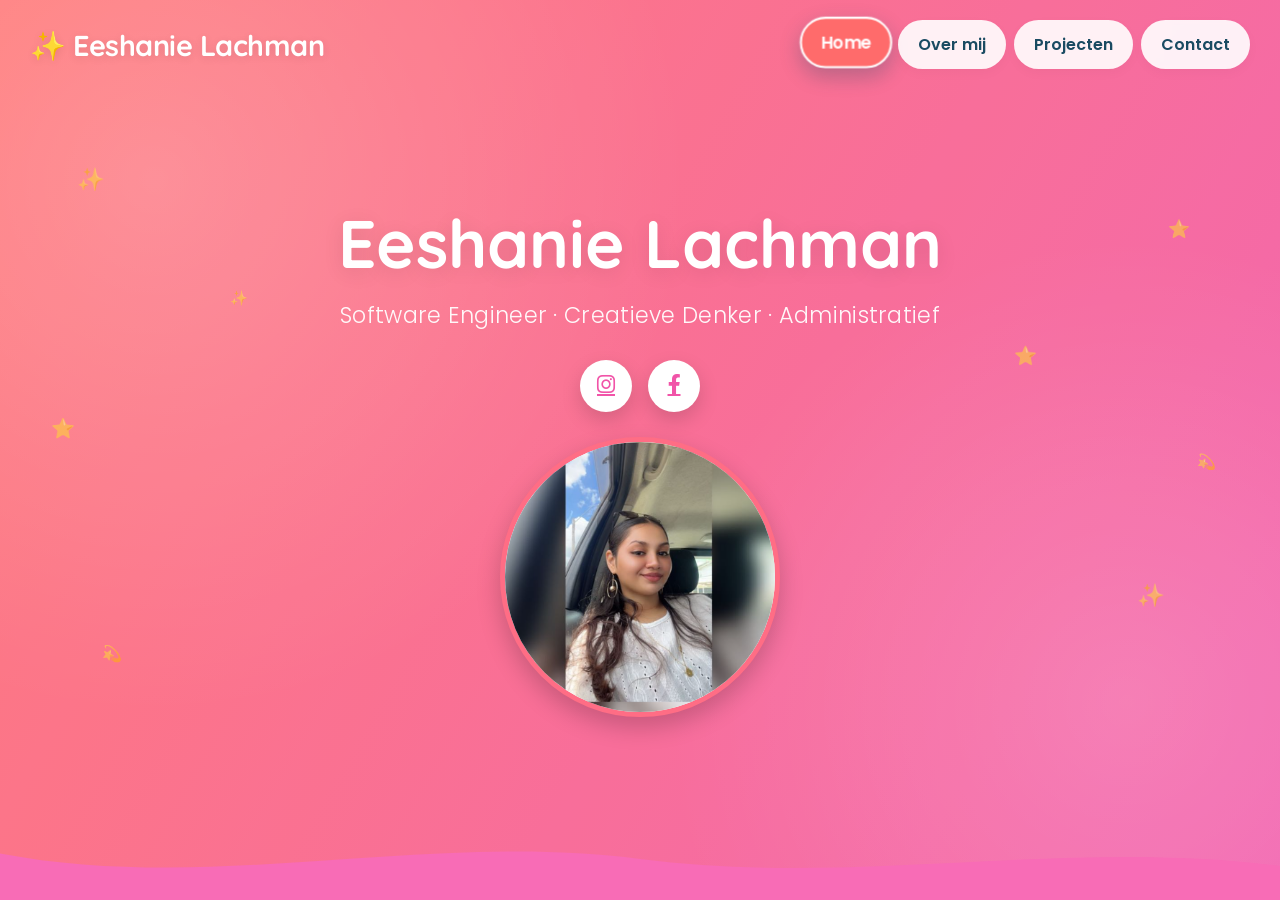
<file: index.html>
<!DOCTYPE html>
<html lang="nl">
<head>
  <meta charset="UTF-8">
  <meta name="viewport" content="width=device-width, initial-scale=1.0">
  <title>Eeshanie Lachman | Software Engineer</title>
  <!-- Font Awesome & Google Fonts -->
  <link rel="stylesheet" href="https://cdnjs.cloudflare.com/ajax/libs/font-awesome/6.0.0-beta3/css/all.min.css">
  <link rel="preconnect" href="https://fonts.googleapis.com">
  <link rel="preconnect" href="https://fonts.gstatic.com" crossorigin>
  <link href="https://fonts.googleapis.com/css2?family=Poppins:wght@300;400;600;700&family=Quicksand:wght@500;600;700&display=swap" rel="stylesheet">

  <link rel="stylesheet" href="css/main.css">
  <link rel="stylesheet" href="css/index.css">

</head>
<body>

  <!-- HEADER - 100vh -->
  <header>
    <div class="top-bar">
      <div class="logo">✨ Eeshanie Lachman</div>
      <nav>
        <a href="#" class="active">Home</a>
        <a href="overmij.html">Over mij</a>
        <a href="work.html">Projecten</a>
        <a href="contact.html">Contact</a>
      </nav>
    </div>

    <span class="floating-deco deco-1" aria-hidden="true">✨</span>
    <span class="floating-deco deco-2" aria-hidden="true">⭐</span>
    <span class="floating-deco deco-3" aria-hidden="true">💫</span>
    <span class="floating-deco deco-4" aria-hidden="true">✨</span>
    <span class="floating-deco deco-5" aria-hidden="true">⭐</span>
    <span class="floating-deco deco-6" aria-hidden="true">💫</span>
    <span class="floating-deco deco-7" aria-hidden="true">✨</span>
    <span class="floating-deco deco-8" aria-hidden="true">⭐</span>

    <h1>Eeshanie Lachman</h1>
    <p class="tagline">Software Engineer · Creatieve Denker · Administratief</p>

    <div class="hero-social">
      <a href="https://www.instagram.com/trichella_lachman/" target="_blank" rel="noopener" class="social-icon" aria-label="Instagram">
        <i class="fa-brands fa-instagram"></i>
      </a>
      <a href="https://www.facebook.com/trichella.lachman" target="_blank" rel="noopener" class="social-icon" aria-label="Facebook">
        <i class="fa-brands fa-facebook-f"></i>
      </a>
    </div>

    <div class="profile-container">
      <img src="img/profile.png" alt="Eeshanie Lachman" class="profile-img">
    </div>

    <svg class="wave-divider" viewBox="0 0 1440 100" preserveAspectRatio="none" aria-hidden="true">
      <path d="M0,32 C240,90 480,0 720,40 C960,80 1200,10 1440,50 L1440,100 L0,100 Z"></path>
    </svg>
  </header>

  </div>

  <script src="js/index.js"></script>

</body>
</html>
</file>
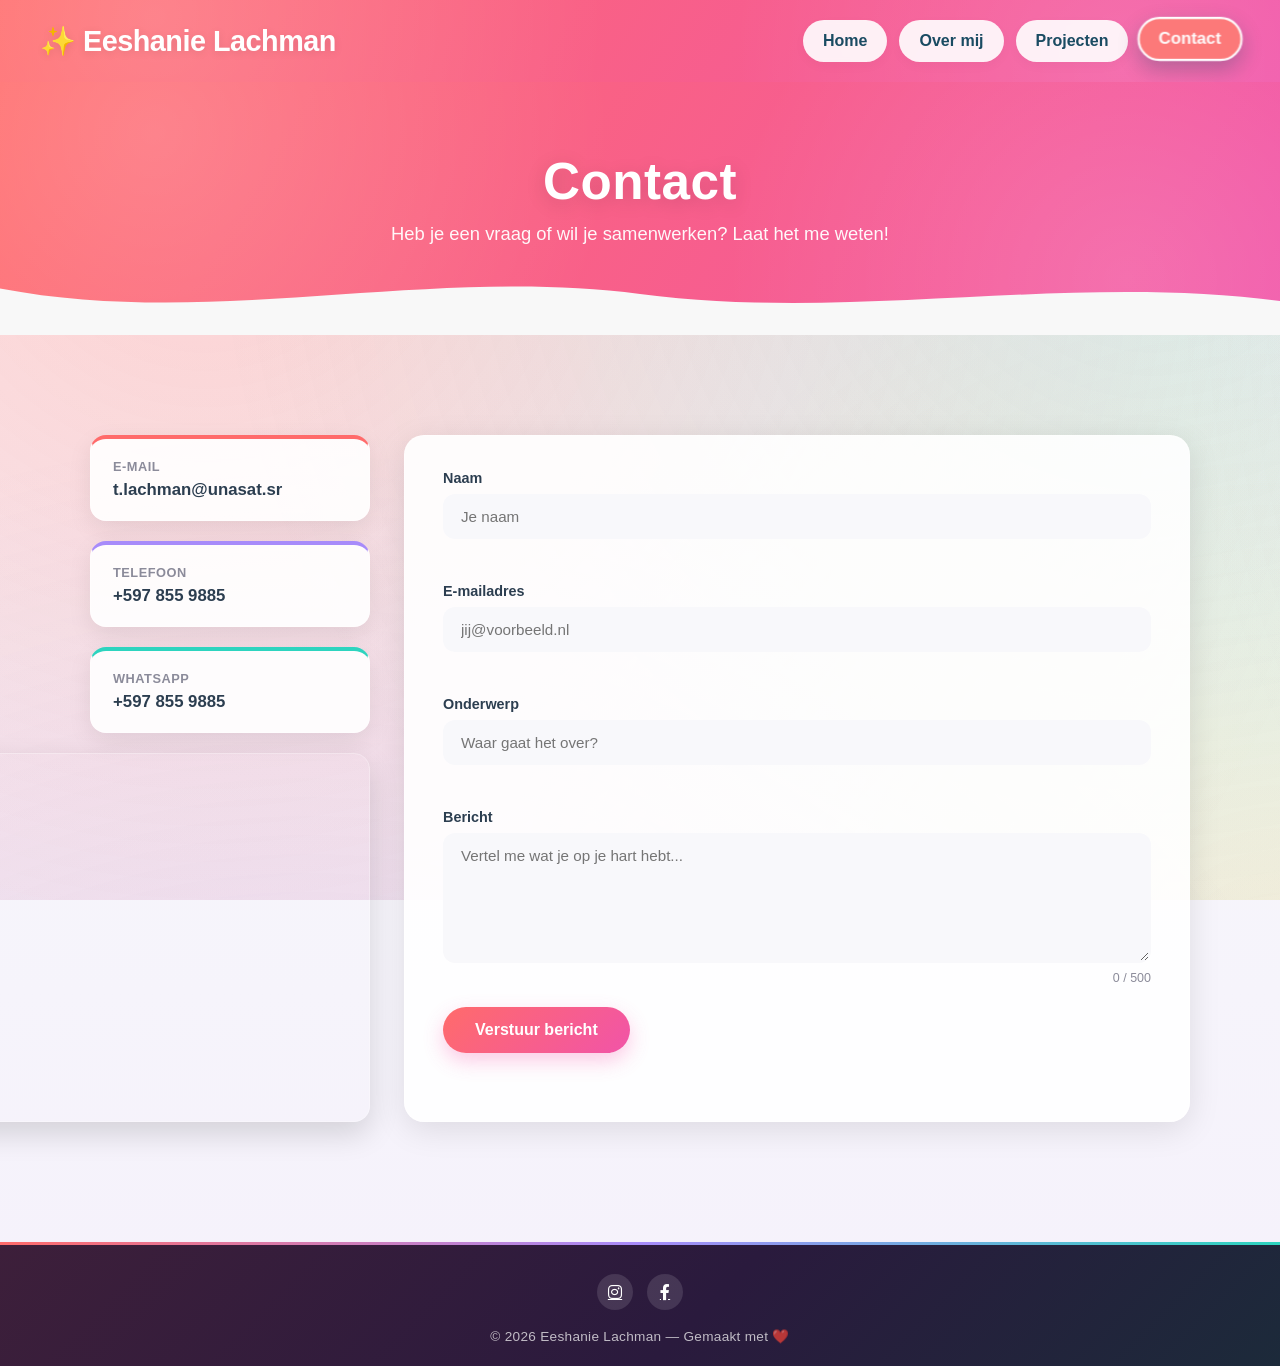
<file: contact.html>
<!DOCTYPE html>
<html lang="nl">
<head>
    <meta charset="UTF-8">
    <meta name="viewport" content="width=device-width, initial-scale=1.0">
    <title>Eeshanie Lachman | Contact</title>

    <link rel="stylesheet" href="https://cdnjs.cloudflare.com/ajax/libs/font-awesome/6.0.0-beta3/css/all.min.css">
    <link rel="stylesheet" href="css/main.css">
    <link rel="stylesheet" href="css/contact.css">
</head>

<body>

<header>
    <div class="top-bar">
        <div class="logo">✨ Eeshanie Lachman</div>

        <nav>
            <a href="index.html" >Home</a>
            <a href="overmij.html">Over mij</a>
            <a href="work.html">Projecten</a>
            <a href="contact.html" class="active">Contact</a>
        </nav>
    </div>
</header>

<div class="page-hero">
    <h1>Contact</h1>
    <p class="page-hero-subtitle">Heb je een vraag of wil je samenwerken? Laat het me weten!</p>
    <svg class="wave-divider" viewBox="0 0 1440 100" preserveAspectRatio="none" aria-hidden="true">
        <path d="M0,32 C240,90 480,0 720,40 C960,80 1200,10 1440,50 L1440,100 L0,100 Z"></path>
    </svg>
</div>

<main>
<div class="container">
    <div class="contact-layout">

        <div class="contact-info">
            <a class="info-card" href="mailto:t.lachman@unasat.sr">
                <span class="info-label">E-mail</span>
                <span class="info-value">t.lachman@unasat.sr</span>
            </a>
            <a class="info-card" href="tel:+5978559885">
                <span class="info-label">Telefoon</span>
                <span class="info-value">+597 855 9885</span>
            </a>
            <a class="info-card" href="https://wa.me/5978559885" target="_blank" rel="noopener">
                <span class="info-label">WhatsApp</span>
                <span class="info-value">+597 855 9885</span>
            </a>

            <div class="contact-map">
                <iframe src="https://www.google.com/maps/embed?pb=!1m14!1m12!1m3!1d1553.9929099719977!2d-55.12490266849813!3d5.810171669597365!2m3!1f0!2f0!3f0!3m2!1i1024!2i768!4f13.1!5e1!3m2!1sen!2s!4v1784076238147!5m2!1sen!2s" allowfullscreen="" loading="lazy" referrerpolicy="strict-origin-when-cross-origin"></iframe>
            </div>
        </div>

        <div class="contact-form-wrap">
            <form class="contact-form" id="contactForm" method="POST" novalidate>
                <div class="form-field">
                    <label for="naam">Naam</label>
                    <input type="text" id="naam" name="naam" placeholder="Je naam">
                    <span class="field-error"></span>
                </div>

                <div class="form-field">
                    <label for="email">E-mailadres</label>
                    <input type="email" id="email" name="email" placeholder="jij@voorbeeld.nl">
                    <span class="field-error"></span>
                </div>

                <div class="form-field">
                    <label for="onderwerp">Onderwerp</label>
                    <input type="text" id="onderwerp" name="onderwerp" placeholder="Waar gaat het over?">
                    <span class="field-error"></span>
                </div>

                <div class="form-field">
                    <label for="bericht">Bericht</label>
                    <textarea id="bericht" name="bericht" rows="6" maxlength="500" placeholder="Vertel me wat je op je hart hebt..."></textarea>
                    <div class="field-meta">
                        <span class="field-error"></span>
                        <span class="char-counter">0 / 500</span>
                    </div>
                </div>

                <button type="submit" class="submit-btn">Verstuur bericht</button>
                <p class="form-error" id="formError"></p>
            </form>

            <div class="form-success" id="formSuccess">
                <h2>Bedankt voor je bericht!</h2>
                <p>Ik neem zo snel mogelijk contact met je op.</p>
                <a href="#" class="reset-link" id="resetForm">Nog een bericht versturen?</a>
            </div>
        </div>

    </div>
</div>
</main>

<footer>
    <div class="footer-social">
        <a href="https://www.instagram.com/trichella_lachman/" target="_blank" rel="noopener" aria-label="Instagram">
            <i class="fa-brands fa-instagram"></i>
        </a>
        <a href="https://www.facebook.com/trichella.lachman" target="_blank" rel="noopener" aria-label="Facebook">
            <i class="fa-brands fa-facebook-f"></i>
        </a>
    </div>
    <p class="footer-copy">© 2026 Eeshanie Lachman — Gemaakt met ❤️</p>
</footer>

<script src="js/index.js"></script>
<script src="js/contact.js"></script>

</body>
</html>
</file>
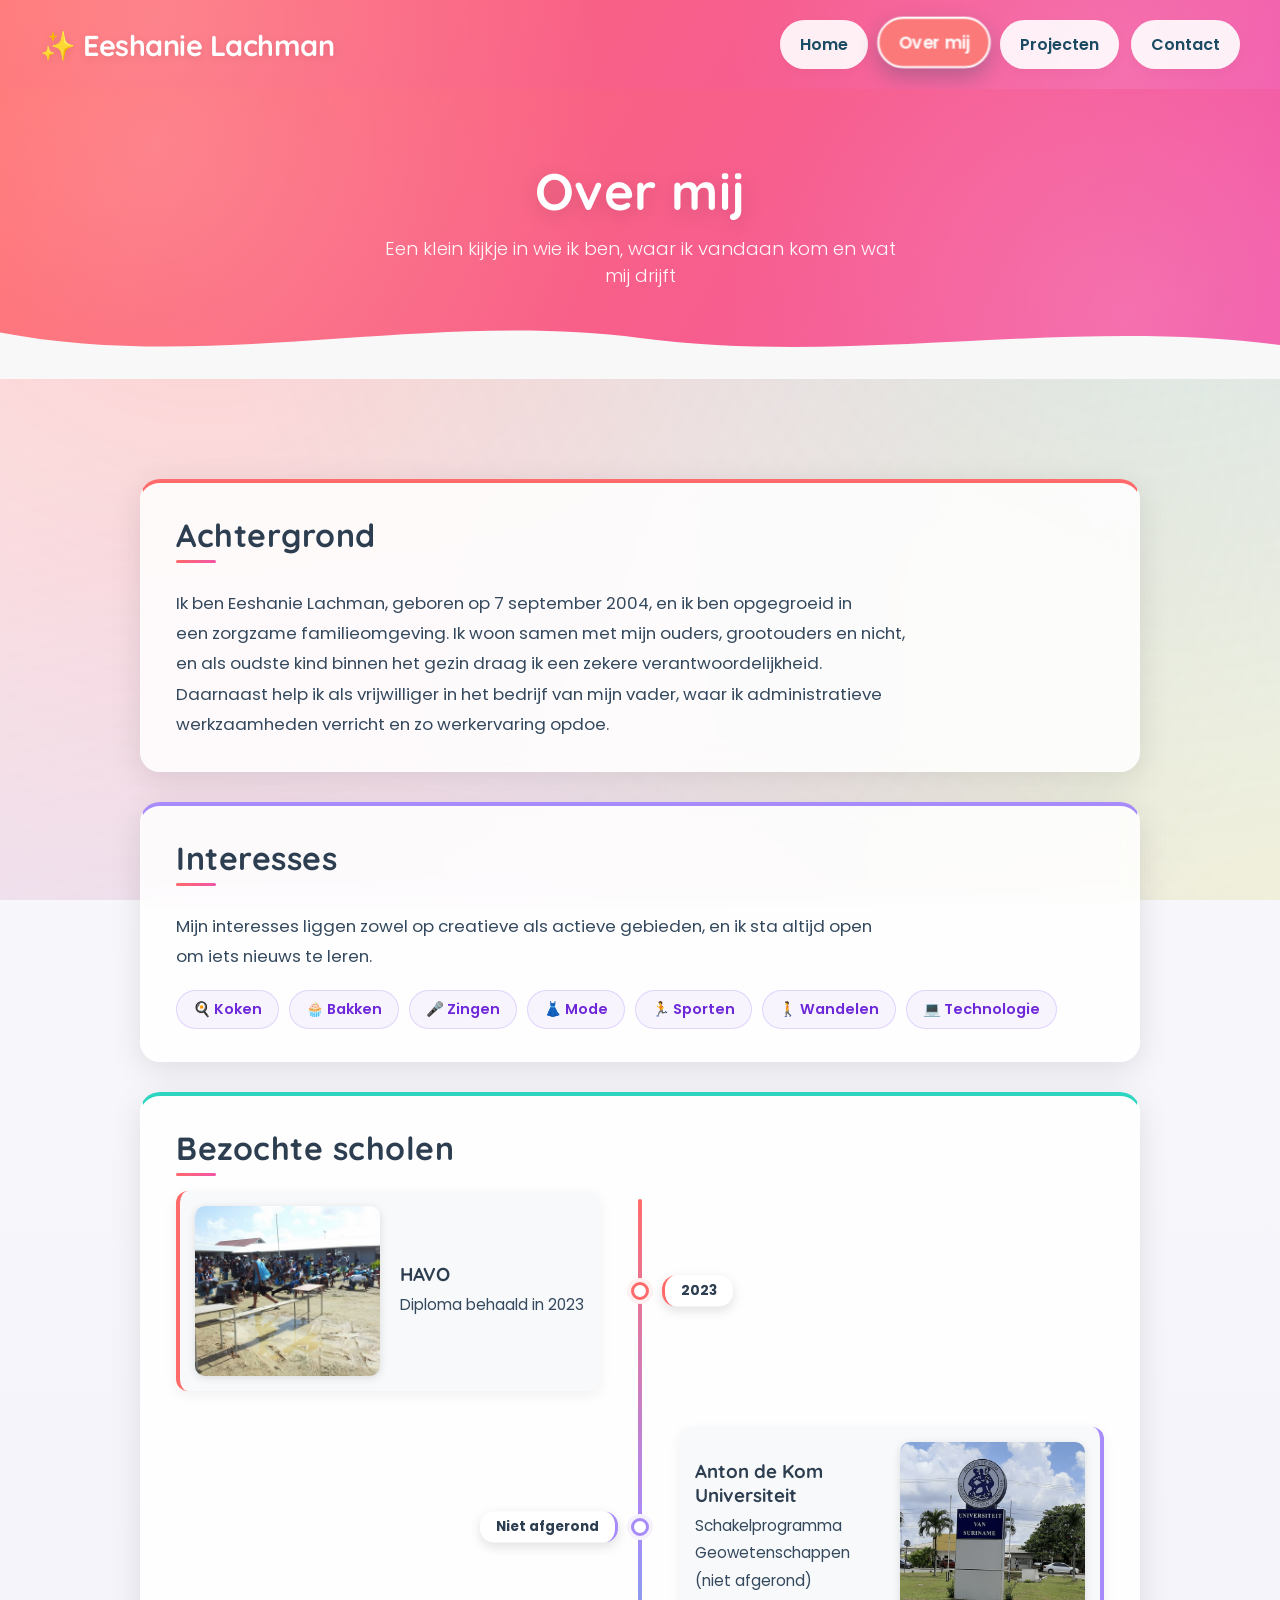
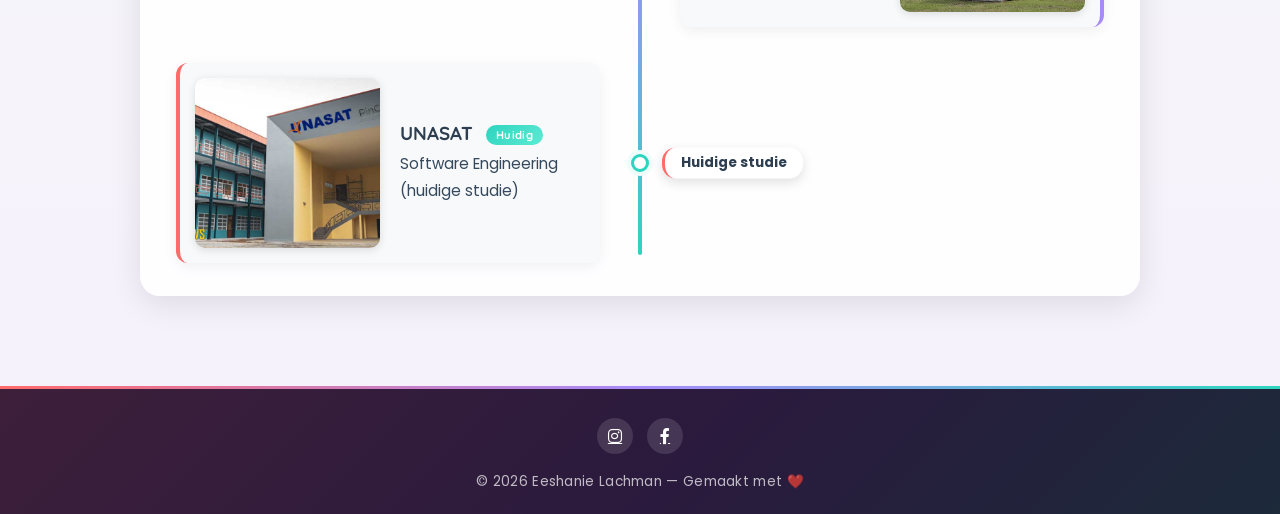
<file: overmij.html>
<!DOCTYPE html>
<html lang="nl">
<head>
    <meta charset="UTF-8">
    <meta name="viewport" content="width=device-width, initial-scale=1.0">
    <title>Eeshanie Lachman | Over mij</title>

    <link rel="stylesheet" href="https://cdnjs.cloudflare.com/ajax/libs/font-awesome/6.0.0-beta3/css/all.min.css">
    <link rel="preconnect" href="https://fonts.googleapis.com">
    <link rel="preconnect" href="https://fonts.gstatic.com" crossorigin>
    <link href="https://fonts.googleapis.com/css2?family=Poppins:wght@300;400;600;700&family=Quicksand:wght@500;600;700&display=swap" rel="stylesheet">

    <link rel="stylesheet" href="css/main.css">
    <link rel="stylesheet" href="css/overmij.css">
</head>

<body>

<header>
    <div class="top-bar">
        <div class="logo">✨ Eeshanie Lachman</div>

        <nav>
            <a href="index.html" >Home</a>
            <a href="overmij.html" class="active">Over mij</a>
            <a href="work.html">Projecten</a>
            <a href="contact.html">Contact</a>
        </nav>
    </div>
</header>

<div class="page-hero">
    <h1>Over mij</h1>
    <p class="page-hero-subtitle">Een klein kijkje in wie ik ben, waar ik vandaan kom en wat mij drijft</p>
    <svg class="wave-divider" viewBox="0 0 1440 100" preserveAspectRatio="none" aria-hidden="true">
        <path d="M0,32 C240,90 480,0 720,40 C960,80 1200,10 1440,50 L1440,100 L0,100 Z"></path>
    </svg>
</div>

<main>
<div class="container">
        <section>
            <h2>Achtergrond</h2>
            <p>Ik ben Eeshanie Lachman, geboren op 7 september 2004, en ik ben opgegroeid in
            een zorgzame familieomgeving. Ik woon samen met mijn ouders, grootouders en nicht,
            en als oudste kind binnen het gezin draag ik een zekere verantwoordelijkheid.
            Daarnaast help ik als vrijwilliger in het bedrijf van mijn vader, waar ik administratieve
            werkzaamheden verricht en zo werkervaring opdoe.</p>
        </section>

        <section>
            <h2>Interesses</h2>
            <p>Mijn interesses liggen zowel op creatieve als actieve gebieden, en ik sta altijd open
            om iets nieuws te leren.</p>
            <div class="interest-tags">
                <span class="tag">🍳 Koken</span>
                <span class="tag">🧁 Bakken</span>
                <span class="tag">🎤 Zingen</span>
                <span class="tag">👗 Mode</span>
                <span class="tag">🏃 Sporten</span>
                <span class="tag">🚶 Wandelen</span>
                <span class="tag">💻 Technologie</span>
            </div>
        </section>

        <section>
            <h2>Bezochte scholen</h2>
          <div class="schools">

    <div class="timeline-item">
        <span class="timeline-marker"></span>
        <div class="school">
            <div class="school-photo"><img src="img/havo.jpg" alt="HAVO"></div>
            <div>
                <h3>HAVO</h3>
                <p>Diploma behaald in 2023</p>
            </div>
        </div>
        <span class="timeline-status">
            <span class="status-short">2023</span>
            <span class="status-full"><strong>HAVO</strong>Diploma behaald in 2023</span>
        </span>
    </div>

    <div class="timeline-item">
        <span class="timeline-marker"></span>
        <div class="school">
            <div class="school-photo"><img src="img/adek.png" alt="Anton de Kom Universiteit"></div>
            <div>
                <h3>Anton de Kom Universiteit</h3>
                <p>Schakelprogramma Geowetenschappen (niet afgerond)</p>
            </div>
        </div>
        <span class="timeline-status">
            <span class="status-short">Niet afgerond</span>
            <span class="status-full"><strong>Anton de Kom Universiteit</strong>Schakelprogramma Geowetenschappen (niet afgerond)</span>
        </span>
    </div>

    <div class="timeline-item timeline-current">
        <span class="timeline-marker"></span>
        <div class="school">
            <div class="school-photo"><img src="img/unasat.jpg" alt="UNASAT"></div>
            <div>
                <h3>UNASAT <span class="badge-current">Huidig</span></h3>
                <p>Software Engineering (huidige studie)</p>
            </div>
        </div>
        <span class="timeline-status">
            <span class="status-short">Huidige studie</span>
            <span class="status-full"><strong>UNASAT</strong>Software Engineering (huidige studie)</span>
        </span>
    </div>

</div>
        </section>
    </div>
</main>

<footer>
    <div class="footer-social">
        <a href="https://www.instagram.com/trichella_lachman/" target="_blank" rel="noopener" aria-label="Instagram">
            <i class="fa-brands fa-instagram"></i>
        </a>
        <a href="https://www.facebook.com/trichella.lachman" target="_blank" rel="noopener" aria-label="Facebook">
            <i class="fa-brands fa-facebook-f"></i>
        </a>
    </div>
    <p class="footer-copy">© 2026 Eeshanie Lachman — Gemaakt met ❤️</p>
</footer>

<script src="js/index.js"></script>

</body>
</html>
</file>
<file: css/main.css>
:root{
    --light: #f8f8f8;
    --dark: #2d2d2d;
    --primary: #fc7979;
    --footer: linear-gradient(135deg, #3d1f3a, #2a1a3d 55%, #1c2a3a);
}

*{
    margin:0;
    padding:0;
    box-sizing:border-box;
}

html{
    scroll-behavior:smooth;
}

body{
    font-family:'Poppins',sans-serif;
    background:linear-gradient(180deg, #fff3f3 0%, #f7f7fb 45%, #f5f1fb 100%);
    color:var(--dark);

    display:flex;
    flex-direction:column;
    min-height:100vh;
}

h1, h2, h3, .logo{
    font-family:'Quicksand','Poppins',sans-serif;
}
body::before {
    content: "";
    position: fixed;
    inset: 0;
    background:
        radial-gradient(circle at 8% 10%, rgba(255,107,107,0.26), transparent 42%),
        radial-gradient(circle at 92% 15%, rgba(241,84,168,0.24), transparent 42%),
        radial-gradient(circle at 50% 55%, rgba(255,193,7,0.14), transparent 48%);
    background-size: 200% 200%;
    animation: driftBg1 55s linear infinite;
    z-index: -2;
}

body::after {
    content: "";
    position: fixed;
    inset: 0;
    background:
        radial-gradient(circle at 12% 88%, rgba(167,139,250,0.24), transparent 42%),
        radial-gradient(circle at 90% 92%, rgba(255,138,101,0.24), transparent 42%),
        radial-gradient(circle at 45% 10%, rgba(45,212,191,0.16), transparent 44%);
    background-size: 200% 200%;
    animation: driftBg2 70s linear infinite;
    z-index: -1;
}

@keyframes driftBg1{
    0%   { background-position: 0% 0%, 100% 0%, 50% 50%; }
    20%  { background-position: 10% 8%, 90% 12%, 54% 46%; }
    40%  { background-position: 6% 18%, 94% 4%, 48% 56%; }
    60%  { background-position: -6% 12%, 106% 14%, 52% 44%; }
    80%  { background-position: -2% 2%, 102% -2%, 46% 52%; }
    100% { background-position: 0% 0%, 100% 0%, 50% 50%; }
}

@keyframes driftBg2{
    0%   { background-position: 0% 100%, 100% 100%, 50% 50%; }
    25%  { background-position: 9% 92%, 91% 108%, 46% 54%; }
    50%  { background-position: -5% 84%, 105% 96%, 54% 48%; }
    75%  { background-position: 5% 108%, 95% 88%, 48% 46%; }
    100% { background-position: 0% 100%, 100% 100%, 50% 50%; }
}


/* HEADER */

header{
    position: relative;
    overflow: hidden;
    padding:20px 40px;
    background:
        radial-gradient(circle at 12% 20%, rgba(255,255,255,0.18), transparent 40%),
        radial-gradient(circle at 88% 78%, rgba(255,255,255,0.15), transparent 35%),
        linear-gradient(120deg, #FF6B6B, #f154a8, #ff8a65, #f154a8);
    background-size: 100% 100%, 100% 100%, 300% 300%;
    animation: headerGradientShift 16s ease infinite;
}

@keyframes headerGradientShift {
    0%   { background-position: 0% 0%, 0% 0%, 0% 50%; }
    50%  { background-position: 0% 0%, 0% 0%, 100% 50%; }
    100% { background-position: 0% 0%, 0% 0%, 0% 50%; }
}

.top-bar{
    position: relative;
    z-index: 1;
    display:flex;
    justify-content:space-between;
    align-items:center;
    flex-wrap:wrap;
    gap:20px;
}

.logo{
    font-size:1.8rem;
    font-weight:700;
    color:white;
    letter-spacing: -0.5px;
    text-shadow: 0 2px 8px rgba(0,0,0,0.1);
}

nav{
    display:flex;
    gap:12px;
    flex-wrap:wrap;
}

nav a{
    display: inline-block;
    text-decoration:none;
    color:#1a4b62;
    background: rgba(255, 255, 255, 0.9);
    padding:10px 18px;
    border-radius:30px;
    font-weight:600;
    border: 2px solid transparent;
    backdrop-filter: blur(2px);
    box-shadow: 0 4px 12px rgba(0,0,0,0.03);
    transition: all 0.25s ease;
}

nav a:hover,
nav a.active{
    background:var(--primary);
    color:white;
    border-color: #fff;
    transform: scale(1.05) translateY(-2px);
    box-shadow: 0 8px 20px rgba(26, 75, 98, 0.3);
}

/* Responsive navbar (gedeeld door alle pagina's) */
@media (max-width: 768px) {
    .logo { font-size: 1.4rem; }
    nav a { padding: 0.3rem 0.9rem; font-size: 0.75rem; }
}

@media (max-width: 480px) {
    nav a { padding: 0.25rem 0.6rem; font-size: 0.65rem; }
}

/* MAIN */

main{
    flex:1;
    display:flex;
    justify-content:center;
    align-items:center;
    padding:60px 20px;
}

/* Coming Soon */

.coming-soon{
    background:white;
    max-width:700px;
    width:100%;
    text-align:center;
    padding:50px;
    border-radius:20px;
    box-shadow:0 10px 25px rgba(0,0,0,.12);
}

.coming-soon h1{
    font-size:3rem;
    color:#fc7979;
    margin-bottom:15px;
}

.coming-soon p{
    font-size:1.1rem;
    color:#666;
}

/* FOOTER */

footer{
    position: relative;
    background:var(--footer);
    color:white;
    text-align:center;
    padding:32px 18px 22px;
    font-size:0.95rem;
    letter-spacing:0.3px;
}

footer::before{
    content:"";
    position:absolute;
    top:0;
    left:0;
    width:100%;
    height:3px;
    background:linear-gradient(90deg, #FF6B6B, #a78bfa, #2dd4bf);
}

footer p{
    opacity:0.9;
}

.footer-social{
    display:flex;
    justify-content:center;
    gap:14px;
    margin-bottom:18px;
}

.footer-social a{
    display:flex;
    align-items:center;
    justify-content:center;
    width:36px;
    height:36px;
    border-radius:50%;
    background:rgba(255,255,255,0.12);
    color:white;
    font-size:1rem;
    transition: transform 0.25s ease, background 0.25s ease;
}

.footer-social a:hover{
    transform:translateY(-3px);
    background:linear-gradient(135deg, var(--primary), #f154a8);
}

.footer-copy{
    font-size:0.85rem;
    opacity:0.7;
}





/* muis hover effect */

    .mouse-pop {
    position: fixed;
    border-radius: 50%;
    pointer-events: none;
    transform: translate(-50%, -50%);
    animation: pop 0.7s ease-out forwards;
    z-index: 9999;
    box-shadow: 0 0 15px rgba(255,255,255,0.8);
}

@keyframes pop {
    0% {
        transform: translate(-50%, -50%) scale(0);
        opacity: 1;
    }

    50% {
        transform: translate(-50%, -50%) scale(1.4);
        opacity: 1;
    }

    100% {
        transform: translate(-50%, -50%) scale(0);
        opacity: 0;
    }
}


.mouse-star{
    position:fixed;
    pointer-events:none;
    transform:translate(-50%,-50%);
    font-size:24px;
    animation:starPop .8s ease-out forwards;
    z-index:9999;
}

@keyframes starPop{
    0%{
        opacity:1;
        transform:translate(-50%,-50%) scale(0) rotate(0deg);
    }
    100%{
        opacity:0;
        transform:translate(-50%,-100%) scale(2) rotate(360deg);
    }
}
</file>
<file: css/index.css>
/* ----- TOP-BAR (logo + nav) ----- */
    .top-bar {
      position: absolute;
      top: 20px;
      left: 30px;
      right: 30px;
      display: flex;
      justify-content: space-between;
      align-items: center;
      z-index: 10;
      flex-wrap: wrap;
      gap: 16px 20px;
    }

    nav {
      display: flex;
      gap: 0.5rem;
      flex-wrap: wrap;
      justify-content: center;
    }






    /* ----- ROOT & RESET ----- */
    * {
      margin: 0;
      padding: 0;
      box-sizing: border-box;
    }

    :root {
      --primary: #FF6B6B;
      --secondary: #f154a8;
      --accent: #ff6d85;
      --dark: #292F36;
      --light: #F7FFF7;
    }

    
    /* ----- HIDDEN HELPER (voor scroll-animatie) ----- */
    .hidden {
      opacity: 0;
      transform: translateY(40px);
      transition: opacity 0.8s cubic-bezier(0.2, 0.9, 0.3, 1.2), transform 0.8s cubic-bezier(0.2, 0.9, 0.3, 1.2);
    }

    .show {
      opacity: 1 !important;
      transform: translateY(0) !important;
    }

    /* ----- HEADER (100vh) ----- */
    header {
      height: 100vh;
      min-height: 600px;
      display: flex;
      flex-direction: column;
      justify-content: center;
      align-items: center;
      text-align: center;
      padding: 80px 20px 60px;
      background:
        radial-gradient(circle at 12% 20%, rgba(255,255,255,0.18), transparent 40%),
        radial-gradient(circle at 88% 78%, rgba(255,255,255,0.15), transparent 35%),
        linear-gradient(120deg, var(--primary), var(--secondary), #ff8a65, var(--secondary));
      background-size: 100% 100%, 100% 100%, 300% 300%;
      animation: gradientShift 16s ease infinite;
      color: white;
      position: relative;
      overflow: hidden;
      flex-shrink: 0;
    }

    @keyframes gradientShift {
      0%   { background-position: 0% 0%, 0% 0%, 0% 50%; }
      50%  { background-position: 0% 0%, 0% 0%, 100% 50%; }
      100% { background-position: 0% 0%, 0% 0%, 0% 50%; }
    }

    /* ----- WAVE DIVIDER ----- */
    .wave-divider {
      position: absolute;
      bottom: -1px;
      left: 0;
      width: 100%;
      height: 70px;
      z-index: 1;
      pointer-events: none;
    }

    .wave-divider path {
      fill: #f86cb6;
    }

    header::before {
      content: "";
      position: absolute;
      inset: 0;
      background: url("data:image/svg+xml,%3Csvg xmlns='http://www.w3.org/2000/svg' viewBox='0 0 100 100'%3E%3Cpath fill='rgba(255,255,255,0.1)' d='M0,0 L100,0 L100,100 Q50,80 0,100 Z'/%3E%3C/svg%3E");
      background-size: cover;
      z-index: 0;
    }

    header>* {
      position: relative;
      z-index: 1;
    }

    /* ----- TITELS & TEKST ----- */
    h1 {
      font-size: clamp(2.4rem, 8vw, 4.2rem);
      animation: fadeIn 1s ease;
      margin-bottom: 0.2em;
      line-height: 1.2;
      text-shadow: 0 4px 20px rgba(0,0,0,0.1);
    }

    .tagline {
      font-size: clamp(1rem, 2.5vw, 1.4rem);
      margin-top: 0px;
      opacity: 0.95;
      max-width: 600px;
      margin-left: auto;
      margin-right: auto;
      font-weight: 300;
      letter-spacing: 0.3px;
      text-shadow: 0 2px 10px rgba(0,0,0,0.05);
    }

    /* ----- DECORATIEVE ACCENTEN ----- */
    .floating-deco {
      position: absolute;
      pointer-events: none;
      font-size: 1.4rem;
      opacity: 0.55;
      z-index: 0;
    }

    .deco-1 { top: 18%; left: 6%;  animation: decoFloat 7s ease-in-out infinite; }
    .deco-2 { top: 24%; right: 7%; font-size: 1.1rem; animation: decoFloat 9s ease-in-out infinite 1.2s; }
    .deco-3 { bottom: 26%; left: 8%; font-size: 1rem; animation: decoTwinkle 5s ease-in-out infinite 0.6s; }
    .deco-4 { bottom: 32%; right: 9%; animation: decoTwinkle 6.5s ease-in-out infinite 2s; }
    .deco-5 { top: 46%; left: 4%; font-size: 1.2rem; animation: decoFloat 8s ease-in-out infinite 0.8s; }
    .deco-6 { top: 50%; right: 5%; font-size: 0.95rem; animation: decoTwinkle 7s ease-in-out infinite 1.6s; }
    .deco-7 { top: 32%; left: 18%; font-size: 0.9rem; animation: decoTwinkle 6s ease-in-out infinite 3s; }
    .deco-8 { top: 38%; right: 19%; font-size: 1.15rem; animation: decoFloat 10s ease-in-out infinite 2.4s; }

    @keyframes decoFloat {
      0%, 100% { transform: translateY(0) rotate(0deg); opacity: 0.5; }
      50%      { transform: translateY(-16px) rotate(12deg); opacity: 0.85; }
    }

    @keyframes decoTwinkle {
      0%, 100% { opacity: 0.3; transform: scale(1); }
      50%      { opacity: 0.8; transform: scale(1.25); }
    }

    /* ----- HERO SOCIAL ----- */
    .hero-social {
      display: flex;
      gap: 16px;
      flex-wrap: wrap;
      justify-content: center;
      margin-top: 28px;
    }

    .social-icon {
      width: 52px;
      height: 52px;
      display: flex;
      align-items: center;
      justify-content: center;
      border-radius: 50%;
      background: white;
      color: var(--secondary);
      font-size: 1.3rem;
      box-shadow: 0 8px 20px rgba(0, 0, 0, 0.15);
      transition: transform 0.25s ease, box-shadow 0.25s ease, background 0.25s ease, color 0.25s ease;
    }

    .social-icon:hover {
      transform: translateY(-4px) scale(1.08);
      box-shadow: 0 14px 30px rgba(0, 0, 0, 0.22);
      background: linear-gradient(135deg, var(--primary), var(--secondary));
      color: white;
    }

    /* ----- PROFIELCIRCLE ----- */
    .profile-container {
      width: min(280px, 50vw);
      height: min(280px, 50vw);
      max-width: 350px;
      max-height: 350px;
      margin-top: 25px;
      border-radius: 50%;
      border: 5px solid var(--accent);
      background: white;
      overflow: hidden;
      box-shadow: 0 10px 25px rgba(0, 0, 0, .2);
      animation: float 6s ease-in-out infinite, glow 3s ease-in-out infinite alternate;
      flex-shrink: 0;
      cursor: pointer;
      transition: transform 0.3s ease, box-shadow 0.3s ease;
    }

    @keyframes glow {
      from { box-shadow: 0 10px 25px rgba(0, 0, 0, .2), 0 0 0 0 rgba(255, 255, 255, 0.35); }
      to   { box-shadow: 0 10px 25px rgba(0, 0, 0, .2), 0 0 0 14px rgba(255, 255, 255, 0); }
    }

    .profile-container:hover {
      transform: scale(1.02) rotate(2deg);
      box-shadow: 0 18px 40px rgba(255, 107, 107, 0.3);
    }

    .profile-img {
      width: 100%;
      height: 100%;
      object-fit: cover;
      transition: .4s;
    }

    .profile-container:hover .profile-img {
      transform: scale(1.08);
    }

    .profile-img.spin {
      animation: spin360 0.9s ease;
    }

    @keyframes spin360 {
      0%   { transform: rotate(0deg) scale(1); }
      50%  { transform: rotate(180deg) scale(1.1); }
      100% { transform: rotate(360deg) scale(1); }
    }

    /* ----- WRAPPER: VAARDIGHEDEN + FOOTER (100vh) ----- */
    .bottom-wrapper {
      min-height: 100vh;
      display: flex;
      flex-direction: column;
    }

    /* ----- VAARDIGHEDEN SECTIE ----- */
    .skills-section {
      flex: 1;
      padding: 60px 20px 40px;
      background: linear-gradient(145deg, #f86cb6, #fd7dbd);
      text-align: center;
      display: flex;
      flex-direction: column;
      justify-content: center;
      align-items: center;
    }

    .skills-section h2 {
      font-size: clamp(2rem, 4vw, 3rem);
      color: #fff;
      margin-bottom: 6px;
      text-shadow: 0 2px 12px rgba(0,0,0,0.1);
    }

    .skills-subtitle {
      color: #fff;
      font-size: 1.1rem;
      max-width: 640px;
      margin: 0 auto 35px;
      font-weight: 300;
      opacity: 0.9;
    }

    /* 3x3 GRID */
    .skills-grid {
      display: grid;
      grid-template-columns: repeat(3, 1fr);
      gap: 25px 30px;
      max-width: 900px;
      width: 100%;
      margin: 0 auto;
    }

    .skill-card {
      background: var(--light);
      padding: 30px 18px 24px;
      border-radius: 20px;
      box-shadow: 0 8px 25px rgba(0, 0, 0, 0.08);
      transition: transform 0.3s cubic-bezier(0.2, 0.9, 0.3, 1.2), box-shadow 0.3s ease;
      display: flex;
      flex-direction: column;
      align-items: center;
      min-height: 180px;
      will-change: transform, box-shadow;
      /* Elk kaartje krijgt een aparte vertraging via JS, maar we zetten default 0 */
      transition-delay: 0s;
      border-bottom: 5px solid var(--accent);
    }

    .skill-card:hover {
      transform: translateY(-12px) scale(1.02);
      box-shadow: 0 18px 45px rgba(0, 0, 0, 0.15);
    }

    .skill-icon {
      font-size: 2.2rem;
      width: 72px;
      height: 72px;
      margin-bottom: 14px;
      display: flex;
      align-items: center;
      justify-content: center;
      border-radius: 50%;
      box-shadow: 0 6px 16px rgba(0, 0, 0, 0.12);
      transition: transform 0.3s ease;
    }

    .skill-card:nth-child(1) .skill-icon { background: linear-gradient(135deg, #FF6B6B, #ff9a76); }
    .skill-card:nth-child(2) .skill-icon { background: linear-gradient(135deg, #f154a8, #ff7ac6); }
    .skill-card:nth-child(3) .skill-icon { background: linear-gradient(135deg, #a78bfa, #c4b5fd); }
    .skill-card:nth-child(4) .skill-icon { background: linear-gradient(135deg, #2dd4bf, #5eead4); }
    .skill-card:nth-child(5) .skill-icon { background: linear-gradient(135deg, #f6ad55, #fbd38d); }
    .skill-card:nth-child(6) .skill-icon { background: linear-gradient(135deg, #60a5fa, #93c5fd); }

    .skill-card:hover .skill-icon {
      transform: rotate(8deg) scale(1.1);
    }

    .skill-card h3 {
      font-size: 1.2rem;
      font-weight: 600;
      color: var(--dark);
      margin-bottom: 6px;
    }

    .skill-card p {
      font-size: 0.9rem;
      color: #555555;
      line-height: 1.5;
      max-width: 200px;
    }

    

    /* ----- ANIMATIONS ----- */
    @keyframes float {
      0% { transform: translateY(0); }
      50% { transform: translateY(-18px); }
      100% { transform: translateY(0); }
    }

    @keyframes fadeIn {
      from { opacity: 0; transform: translateY(-30px); }
      to { opacity: 1; transform: translateY(0); }
    }

    /* ----- RESPONSIVE ----- */
    @media (max-width: 768px) {
      .top-bar { flex-direction: column; align-items: center; top: 14px; left: 14px; right: 14px; gap: 10px; }
      header { padding-top: 110px; padding-bottom: 30px; min-height: 500px; }
      .hero-social { margin-top: 20px; gap: 12px; }
      .social-icon { width: 44px; height: 44px; font-size: 1.1rem; }
      .profile-container { width: min(200px, 45vw); height: min(200px, 45vw); }
      .deco-5, .deco-6, .deco-7, .deco-8 { display: none; }
      .skills-grid { grid-template-columns: repeat(2, 1fr); gap: 18px; }
      .skill-card { padding: 24px 14px 18px; min-height: 160px; }
      .skill-icon { font-size: 1.9rem; width: 60px; height: 60px; }
      .skill-card h3 { font-size: 1.05rem; }
      .skill-card p { font-size: 0.8rem; }
    }

    @media (max-width: 480px) {
      .top-bar { left: 8px; right: 8px; top: 10px; }
      h1 { font-size: 1.8rem; }
      .tagline { font-size: 0.8rem; }
      .profile-container { width: min(150px, 40vw); height: min(150px, 40vw); border-width: 4px; margin-top: 15px; }
      .floating-deco { display: none; }
      .skills-grid { grid-template-columns: repeat(2, 1fr); gap: 12px; }
      .skill-card { padding: 18px 10px 14px; border-radius: 14px; min-height: 140px; border-bottom-width: 4px; }
      .skill-icon { font-size: 1.6rem; width: 50px; height: 50px; margin-bottom: 8px; }
      .skill-card h3 { font-size: 0.9rem; }
      .skill-card p { font-size: 0.7rem; max-width: 100%; }
      .skills-subtitle { font-size: 0.85rem; margin-bottom: 20px; }
      footer { padding: 12px; }
      footer p { font-size: 0.7rem; }
      .social-links a { font-size: 18px; margin: 0 6px; }
    }

    @media (max-width: 360px) {
      .skills-grid { gap: 10px; }
      .skill-card { padding: 14px 8px 12px; min-height: 120px; }
      .skill-icon { font-size: 1.4rem; width: 42px; height: 42px; margin-bottom: 4px; }
      .skill-card h3 { font-size: 0.8rem; }
      .skill-card p { font-size: 0.6rem; }
    }

    @media (min-width: 769px) and (max-width: 1024px) {
      .skills-grid { gap: 20px; max-width: 750px; }
      .skill-card { padding: 25px 15px 20px; min-height: 170px; }
      .skill-icon { font-size: 2rem; width: 64px; height: 64px; }
    }

    @media (min-height: 900px) {
      .skills-section { padding: 60px 20px; }
      .skills-grid { gap: 30px; max-width: 1000px; }
      .skill-card { padding: 35px 22px 28px; min-height: 200px; }
      .skill-icon { font-size: 2.6rem; width: 84px; height: 84px; }
      .skill-card h3 { font-size: 1.3rem; }
      .skill-card p { font-size: 1rem; max-width: 220px; }
    }

    /* extra: social links in footer */
    .social-links {
      display: flex;
      justify-content: center;
      flex-wrap: wrap;
    }
</file>
<file: css/contact.css>
/* Container */
.container {
    max-width: 1100px;
    width: 100%;
    padding-top: 40px;
}

/* Pagina hero-band met titel */
.page-hero {
    position: relative;
    overflow: hidden;
    text-align: center;
    color: white;
    padding: 70px 20px 90px;
    background:
        radial-gradient(circle at 12% 20%, rgba(255,255,255,0.18), transparent 40%),
        radial-gradient(circle at 88% 78%, rgba(255,255,255,0.15), transparent 35%),
        linear-gradient(120deg, #FF6B6B, #f154a8, #ff8a65, #f154a8);
    background-size: 100% 100%, 100% 100%, 300% 300%;
    animation: gradientShift 16s ease infinite;
}

@keyframes gradientShift {
    0%   { background-position: 0% 0%, 0% 0%, 0% 50%; }
    50%  { background-position: 0% 0%, 0% 0%, 100% 50%; }
    100% { background-position: 0% 0%, 0% 0%, 0% 50%; }
}

.page-hero h1 {
    position: relative;
    z-index: 1;
    font-size: clamp(2.2rem, 6vw, 3.2rem);
    font-weight: 700;
    margin-bottom: 12px;
    letter-spacing: 0.5px;
    text-shadow: 0 4px 20px rgba(0,0,0,0.15);
}

.page-hero-subtitle {
    position: relative;
    z-index: 1;
    font-size: clamp(1rem, 2.5vw, 1.15rem);
    font-weight: 300;
    opacity: 0.95;
    max-width: 520px;
    margin: 0 auto;
}

.page-hero .wave-divider {
    position: absolute;
    bottom: -1px;
    left: 0;
    width: 100%;
    height: 70px;
    z-index: 1;
    pointer-events: none;
}

.page-hero .wave-divider path {
    fill: #f8f8f8;
}

/* Layout: info-kolom + formulier-kolom */
.contact-layout {
    display: grid;
    grid-template-columns: 280px 1fr;
    gap: 34px;
    align-items: stretch;
    margin-bottom: 60px;
}

/* Contactgegevens */
.contact-info {
    display: flex;
    flex-direction: column;
    gap: 20px;
}

/* Kaart: vult de resterende ruimte onder de kaartjes, even hoog als het formulier, en steekt links wat uit */
.contact-map {
    flex: 1;
    min-height: 220px;
    width: calc(100% + 160px);
    margin-left: -160px;
    border-radius: 16px;
    overflow: hidden;
    box-shadow: 0 12px 30px rgba(0, 0, 0, 0.14);
    border: 1px solid rgba(255, 255, 255, 0.3);
    line-height: 0;
}

.contact-map iframe {
    display: block;
    width: 100%;
    height: 100%;
    border: 0;
}

.info-card {
    display: flex;
    flex-direction: column;
    gap: 6px;
    background: rgba(255, 255, 255, 0.9);
    border-radius: 16px;
    padding: 20px 22px;
    box-shadow: 0 8px 24px rgba(0, 0, 0, 0.08);
    border: 1px solid rgba(255, 255, 255, 0.3);
    border-top: 4px solid transparent;
    animation: fadeInUp 0.6s ease forwards;
    opacity: 0;
    text-decoration: none;
    color: inherit;
    cursor: pointer;
    transition: transform 0.25s ease, box-shadow 0.25s ease;
}

.info-card:hover {
    transform: translateY(-4px);
    box-shadow: 0 14px 32px rgba(0, 0, 0, 0.14);
}

.info-card:nth-child(1) { border-top-color: #FF6B6B; animation-delay: 0.1s; }
.info-card:nth-child(2) { border-top-color: #a78bfa; animation-delay: 0.25s; }
.info-card:nth-child(3) { border-top-color: #2dd4bf; animation-delay: 0.4s; }

@keyframes fadeInUp {
    from { opacity: 0; transform: translateY(24px); }
    to   { opacity: 1; transform: translateY(0); }
}

.info-label {
    font-size: 0.8rem;
    font-weight: 600;
    color: #8b8b9a;
    text-transform: uppercase;
    letter-spacing: 0.5px;
}

.info-value {
    font-size: 1.05rem;
    font-weight: 700;
    color: #2c3e50;
}

/* Formulier */
.contact-form-wrap {
    position: relative;
    background: rgba(255, 255, 255, 0.9);
    border-radius: 20px;
    padding: 34px 38px;
    box-shadow: 0 8px 32px rgba(0, 0, 0, 0.1);
    border: 1px solid rgba(255, 255, 255, 0.3);
    animation: fadeInUp 0.6s ease forwards 0.15s;
    opacity: 0;
}

.form-field {
    display: flex;
    flex-direction: column;
    margin-bottom: 20px;
}

.form-field label {
    font-size: 0.9rem;
    font-weight: 600;
    color: #2c3e50;
    margin-bottom: 8px;
}

.form-field input,
.form-field textarea {
    font-family: 'Poppins', sans-serif;
    font-size: 0.95rem;
    color: #2c3e50;
    background: #f8f8fb;
    border: 2px solid transparent;
    border-radius: 12px;
    padding: 12px 16px;
    resize: vertical;
    transition: border-color 0.25s ease, box-shadow 0.25s ease;
}

.form-field input:focus,
.form-field textarea:focus {
    outline: none;
    border-color: #a78bfa;
    box-shadow: 0 0 0 4px rgba(167, 139, 250, 0.15);
}

.form-field.invalid input,
.form-field.invalid textarea {
    border-color: #f87171;
}

.field-error {
    display: block;
    min-height: 18px;
    font-size: 0.8rem;
    font-weight: 600;
    color: #ef4444;
    margin-top: 6px;
}

.field-meta {
    display: flex;
    justify-content: space-between;
    align-items: center;
    gap: 10px;
}

.char-counter {
    font-size: 0.78rem;
    color: #8b8b9a;
    white-space: nowrap;
    margin-top: 6px;
}

.submit-btn {
    font-family: 'Quicksand', 'Poppins', sans-serif;
    cursor: pointer;
    border: none;
    background: linear-gradient(135deg, #FF6B6B, #f154a8);
    color: white;
    font-weight: 700;
    font-size: 1rem;
    padding: 14px 32px;
    border-radius: 30px;
    box-shadow: 0 8px 20px rgba(241, 84, 168, 0.3);
    transition: transform 0.25s ease, box-shadow 0.25s ease;
}

.submit-btn:hover {
    transform: translateY(-3px);
    box-shadow: 0 12px 28px rgba(241, 84, 168, 0.4);
}

.submit-btn:disabled {
    opacity: 0.65;
    cursor: not-allowed;
    transform: none;
    box-shadow: none;
}

.form-error {
    min-height: 20px;
    margin-top: 14px;
    font-size: 0.9rem;
    font-weight: 600;
    color: #ef4444;
    text-align: center;
}

/* Succesbericht */
.form-success {
    display: none;
    text-align: center;
    padding: 30px 10px;
}

.form-success.show {
    display: block;
    animation: fadeInUp 0.5s ease forwards;
}

.form-success h2 {
    font-size: 1.6rem;
    font-weight: 700;
    color: #2c3e50;
    margin-bottom: 10px;
}

.form-success p {
    font-size: 1rem;
    color: #34495e;
    margin-bottom: 18px;
}

.reset-link {
    display: inline-block;
    font-weight: 600;
    color: #a78bfa;
    text-decoration: none;
    border-bottom: 2px solid rgba(167, 139, 250, 0.4);
    transition: color 0.25s ease, border-color 0.25s ease;
}

.reset-link:hover {
    color: #f154a8;
    border-color: #f154a8;
}

/* Responsive design */
@media (max-width: 780px) {
    .page-hero {
        padding: 50px 20px 70px;
    }

    .contact-layout {
        grid-template-columns: 1fr;
        gap: 22px;
    }

    .contact-form-wrap {
        padding: 26px 24px;
    }

    .contact-map {
        width: 100%;
        margin-left: 0;
    }

    .contact-map iframe {
        height: 260px;
    }
}
</file>
<file: css/overmij.css>
/* Container voor alle sections */
        .container {
            max-width: 1000px;
            width: 100%;
            padding-top: 40px;
        }

        /* Pagina hero-band met titel */
        .page-hero {
            position: relative;
            overflow: hidden;
            text-align: center;
            color: white;
            padding: 70px 20px 90px;
            background:
                radial-gradient(circle at 12% 20%, rgba(255,255,255,0.18), transparent 40%),
                radial-gradient(circle at 88% 78%, rgba(255,255,255,0.15), transparent 35%),
                linear-gradient(120deg, #FF6B6B, #f154a8, #ff8a65, #f154a8);
            background-size: 100% 100%, 100% 100%, 300% 300%;
            animation: gradientShift 16s ease infinite;
        }

        @keyframes gradientShift {
            0%   { background-position: 0% 0%, 0% 0%, 0% 50%; }
            50%  { background-position: 0% 0%, 0% 0%, 100% 50%; }
            100% { background-position: 0% 0%, 0% 0%, 0% 50%; }
        }

        .page-hero h1 {
            position: relative;
            z-index: 1;
            font-size: clamp(2.2rem, 6vw, 3.2rem);
            font-weight: 700;
            margin-bottom: 12px;
            letter-spacing: 0.5px;
            text-shadow: 0 4px 20px rgba(0,0,0,0.15);
        }

        .page-hero-subtitle {
            position: relative;
            z-index: 1;
            font-size: clamp(1rem, 2.5vw, 1.15rem);
            font-weight: 300;
            opacity: 0.95;
            max-width: 520px;
            margin: 0 auto;
        }

        .page-hero .wave-divider {
            position: absolute;
            bottom: -1px;
            left: 0;
            width: 100%;
            height: 70px;
            z-index: 1;
            pointer-events: none;
        }

        .page-hero .wave-divider path {
            fill: #f8f8f8;
        }

        /* Stijl voor elke section */
        section {
            background: rgba(255, 255, 255, 0.85);
            backdrop-filter: blur(10px);
            -webkit-backdrop-filter: blur(10px);
            border-radius: 20px;
            padding: 32px 35px;
            margin-bottom: 30px;
            box-shadow: 0 8px 32px rgba(0, 0, 0, 0.1);
            border: 1px solid rgba(255, 255, 255, 0.3);
            border-top: 4px solid transparent;
            transition: transform 0.3s ease, box-shadow 0.3s ease;
        }

        section:nth-child(1) { border-top-color: #FF6B6B; }
        section:nth-child(2) { border-top-color: #a78bfa; }
        section:nth-child(3) { border-top-color: #2dd4bf; }

        section:hover {
            transform: translateY(-5px);
            box-shadow: 0 12px 40px rgba(0, 0, 0, 0.15);
        }

        /* Titels (h2) */
        section h2 {
            font-size: 2rem;
            font-weight: 700;
            color: #2c3e50;
            letter-spacing: 0.5px;
            position: relative;
            display: inline-block;
            padding-bottom: 8px;
            margin-bottom: 15px;
        }

        section h2::after {
            content: "";
            position: absolute;
            left: 0;
            bottom: 0;
            width: 40px;
            height: 3px;
            border-radius: 2px;
            background: linear-gradient(135deg, #FF6B6B, #f154a8);
            transition: width 0.35s ease;
        }

        section:hover h2::after {
            width: 100%;
        }

        /* Paragrafen */
        section p {
            font-size: 1.05rem;
            line-height: 1.8;
            color: #34495e;
            margin-top: 10px;
        }

        /* Lijstjes in de derde section */
        section p br {
            display: none;
        }

        section p {
            white-space: pre-line;
        }

        /* Interesse-tags */
        .interest-tags {
            display: flex;
            flex-wrap: wrap;
            gap: 10px;
            margin-top: 18px;
        }

        .tag {
            display: inline-flex;
            align-items: center;
            gap: 6px;
            background: #f8f4fd;
            color: #6d28d9;
            padding: 8px 16px;
            border-radius: 30px;
            font-size: 0.9rem;
            font-weight: 600;
            border: 1px solid rgba(167, 139, 250, 0.3);
            transition: transform 0.25s ease, box-shadow 0.25s ease, background 0.25s ease, color 0.25s ease;
        }

        .tag:hover {
            transform: translateY(-3px);
            background: linear-gradient(135deg, #a78bfa, #c4b5fd);
            color: white;
            box-shadow: 0 8px 18px rgba(167, 139, 250, 0.3);
        }






.schools {
    display: flex;
    flex-direction: column;
    gap: 36px;
    position: relative;
}

.schools::before {
    content: "";
    position: absolute;
    top: 8px;
    bottom: 8px;
    left: 50%;
    width: 4px;
    margin-left: -2px;
    border-radius: 2px;
    background: linear-gradient(180deg, #FF6B6B, #a78bfa, #2dd4bf);
}

.timeline-item {
    position: relative;
    display: flex;
    width: 100%;
}

.timeline-item .school {
    width: calc(50% - 40px);
}

.timeline-item:nth-child(odd) {
    justify-content: flex-start;
}

.timeline-item:nth-child(even) {
    justify-content: flex-end;
}

.timeline-item:nth-child(even) .school {
    flex-direction: row-reverse;
    border-left: none;
    border-right: 4px solid #a78bfa;
}

.timeline-marker {
    position: absolute;
    top: 50%;
    left: 50%;
    transform: translate(-50%, -50%);
    width: 18px;
    height: 18px;
    border-radius: 50%;
    background: white;
    border: 3px solid #FF6B6B;
    box-shadow: 0 0 0 4px #fdf1f1;
    z-index: 2;
}

.timeline-item:nth-child(2) .timeline-marker {
    border-color: #a78bfa;
    box-shadow: 0 0 0 4px #f5f1fd;
}

.timeline-current .timeline-marker {
    border-color: #2dd4bf;
    box-shadow: 0 0 0 4px #eefcfa;
    animation: markerPulse 2s ease-in-out infinite;
}

@keyframes markerPulse {
    0%, 100% { box-shadow: 0 0 0 4px #eefcfa; }
    50%      { box-shadow: 0 0 0 8px rgba(45, 212, 191, 0.25); }
}

.school {
    display: flex;
    align-items: center;
    gap: 20px;
    background: #f8f9fa;
    padding: 15px;
    border-radius: 12px;
    border-left: 4px solid #FF6B6B;
    box-shadow: 0 4px 14px rgba(0, 0, 0, 0.06);
    position: relative;
    z-index: 1;
    transition: transform 0.3s ease, box-shadow 0.3s ease, filter 0.3s ease, opacity 0.3s ease;
}

.school:hover {
    transform: scale(1.02);
    box-shadow: 0 8px 22px rgba(0, 0, 0, 0.1);
    z-index: 2;
}

.schools:hover .school:not(:hover) {
    filter: blur(4px);
    opacity: 0.55;
}

/* Statuslabel naast de tijdlijn: korte tekst standaard, volledige omschrijving bij hover */
.timeline-status {
    position: absolute;
    top: 50%;
    transform: translateY(-50%);
    font-size: 0.85rem;
    color: #2c3e50;
    background: white;
    padding: 6px 16px;
    border-radius: 14px;
    box-shadow: 0 4px 12px rgba(0, 0, 0, 0.12);
    max-width: 210px;
    line-height: 1.4;
    z-index: 3;
    transition: box-shadow 0.3s ease;
}

.timeline-item:nth-child(odd) .timeline-status {
    left: calc(50% + 22px);
    border-left: 3px solid #FF6B6B;
}

.timeline-item:nth-child(even) .timeline-status {
    right: calc(50% + 22px);
    border-right: 3px solid #a78bfa;
    text-align: right;
}

.timeline-current .timeline-status {
    border-left-color: #2dd4bf;
}

.status-short {
    font-weight: 700;
    white-space: nowrap;
}

.status-full {
    display: none;
    font-weight: 400;
}

.status-full strong {
    display: block;
    font-weight: 700;
    color: #2c3e50;
    margin-bottom: 2px;
}

.school:hover ~ .timeline-status {
    box-shadow: 0 10px 24px rgba(0, 0, 0, 0.2);
}

.school:hover ~ .timeline-status .status-short {
    display: none;
}

.school:hover ~ .timeline-status .status-full {
    display: block;
}

.school-photo {
    width: 170px;
    height: 170px;
    flex-shrink: 0;
    position: relative;
}

.school img {
    width: 100%;
    height: 100%;
    object-fit: cover;
    display: block;
    border-radius: 10px;
    box-shadow: 0 2px 8px rgba(0, 0, 0, 0.12);
    position: relative;
    z-index: 1;
    transition: transform 0.35s ease, box-shadow 0.35s ease;
}

.school:hover img {
    transform: scale(1.7);
    box-shadow: 0 22px 45px rgba(0, 0, 0, 0.35);
    z-index: 30;
}

.school h3 {
    margin: 0;
    color: #2c3e50;
}

.badge-current {
    display: inline-block;
    font-size: 0.7rem;
    font-weight: 700;
    color: white;
    background: linear-gradient(135deg, #2dd4bf, #5eead4);
    padding: 3px 10px;
    border-radius: 30px;
    vertical-align: middle;
    margin-left: 8px;
    letter-spacing: 0.3px;
}

.school p {
    margin: 5px 0 0;
    font-size: 0.95rem;
}

/* Tekst naast foto */
.school div {
    flex: 1;
}

.school > div:not(.school-photo) {
    transition: filter 0.3s ease, opacity 0.3s ease;
}

.school:hover > div:not(.school-photo) {
    filter: blur(3px);
    opacity: 0.35;
}








        /* Responsive design */
        @media (max-width: 600px) {
            body {
                padding: 20px 15px;
            }

            section {
                padding: 25px 20px;
            }

            .page-hero {
                padding: 50px 20px 70px;
            }

            section h2 {
                font-size: 1.6rem;
            }

            section p {
                font-size: 0.95rem;
            }
        }

        /* Subtiele animatie bij laden */
        @keyframes fadeInUp {
            from {
                opacity: 0;
                transform: translateY(30px);
            }
            to {
                opacity: 1;
                transform: translateY(0);
            }
        }

        section {
            animation: fadeInUp 0.6s ease forwards;
        }

        section:nth-child(1) {
            animation-delay: 0.1s;
        }
        section:nth-child(2) {
            animation-delay: 0.3s;
        }
        section:nth-child(3) {
            animation-delay: 0.5s;
        }
   @media (max-width: 600px) {
    /* Op smalle schermen valt de "tak"-layout terug naar één kolom */
    .schools {
        padding-left: 30px;
    }

    .schools::before {
        left: 6px;
        margin-left: 0;
        width: 3px;
    }

    .timeline-item,
    .timeline-item:nth-child(odd),
    .timeline-item:nth-child(even) {
        justify-content: flex-start;
    }

    .timeline-item .school,
    .timeline-item:nth-child(even) .school {
        width: 100%;
        flex-direction: column;
        border-left: 4px solid #FF6B6B;
        border-right: none;
    }

    .timeline-marker {
        left: -22.5px;
        width: 14px;
        height: 14px;
    }

    .timeline-status {
        display: none;
    }

    .school {
        flex-direction: column;
        text-align: center;
    }

    .school-photo {
        width: 100%;
        height: 180px;
    }
}
</file>
